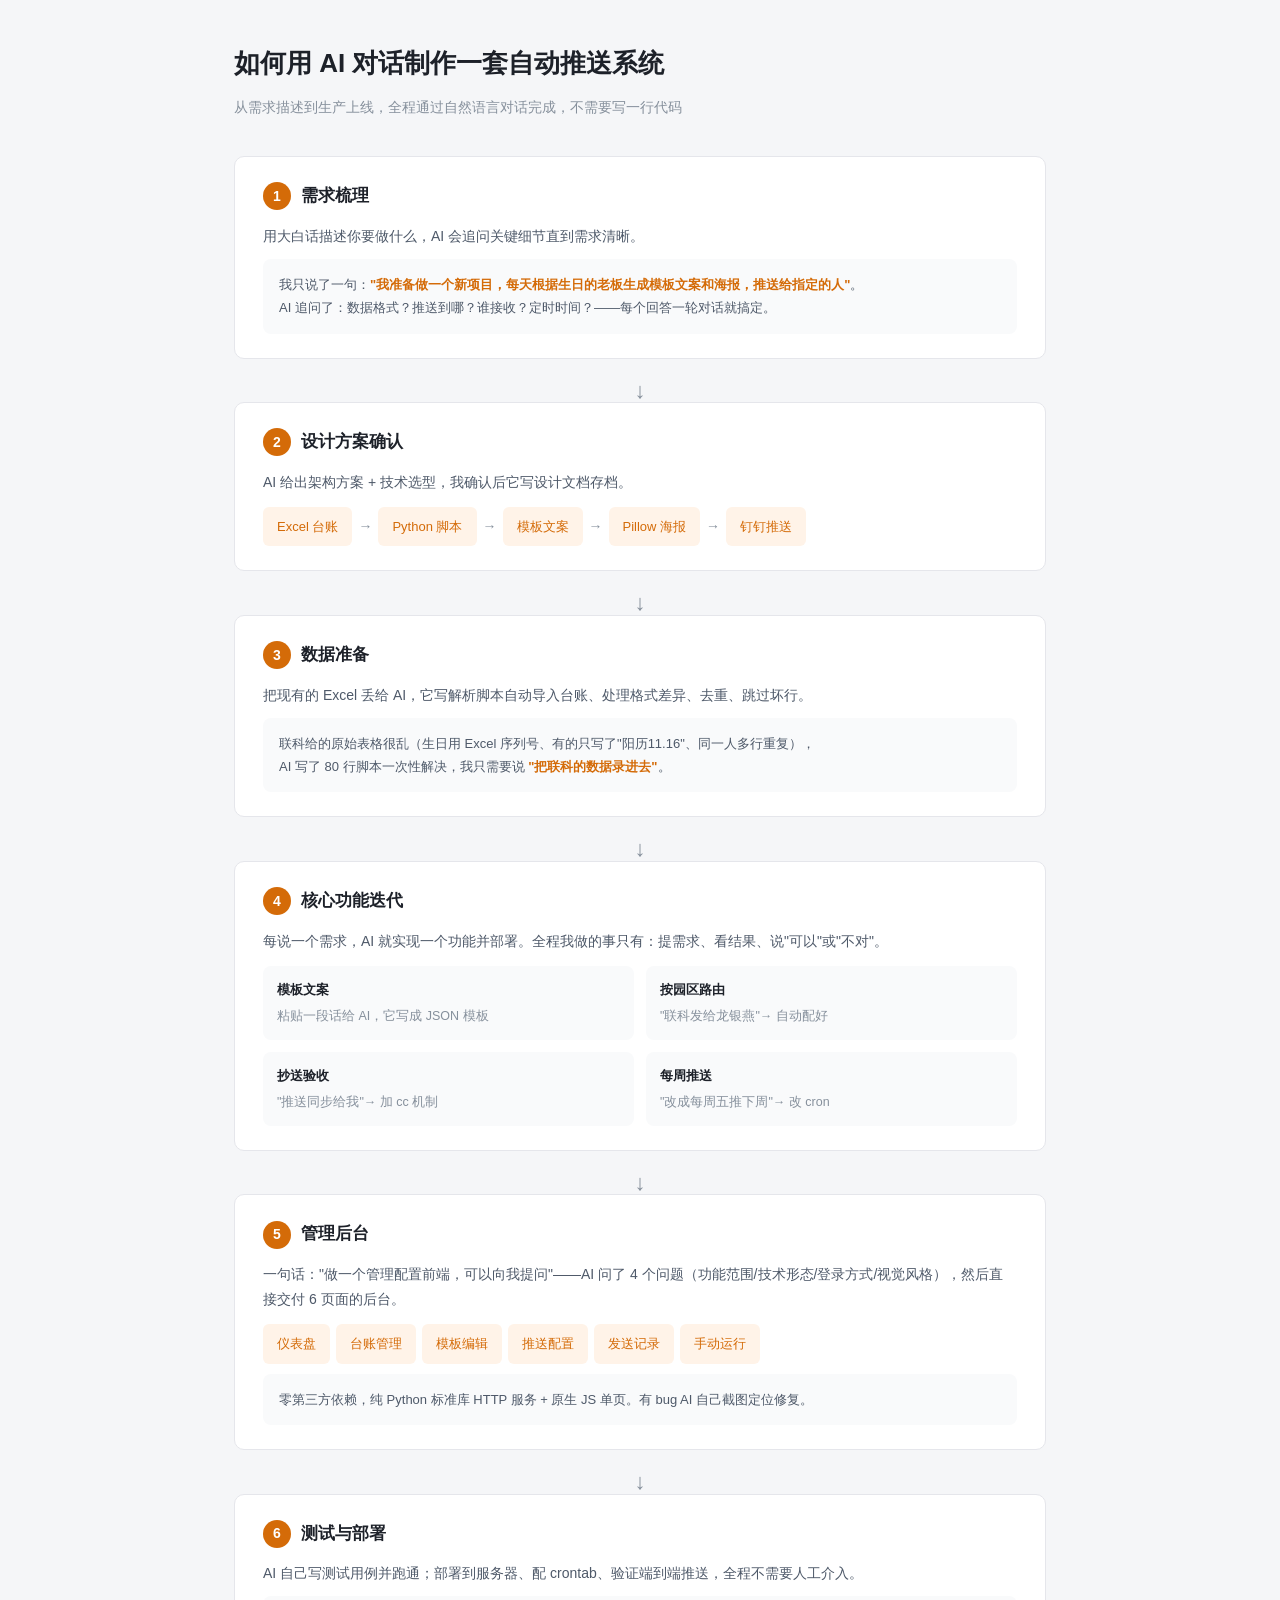
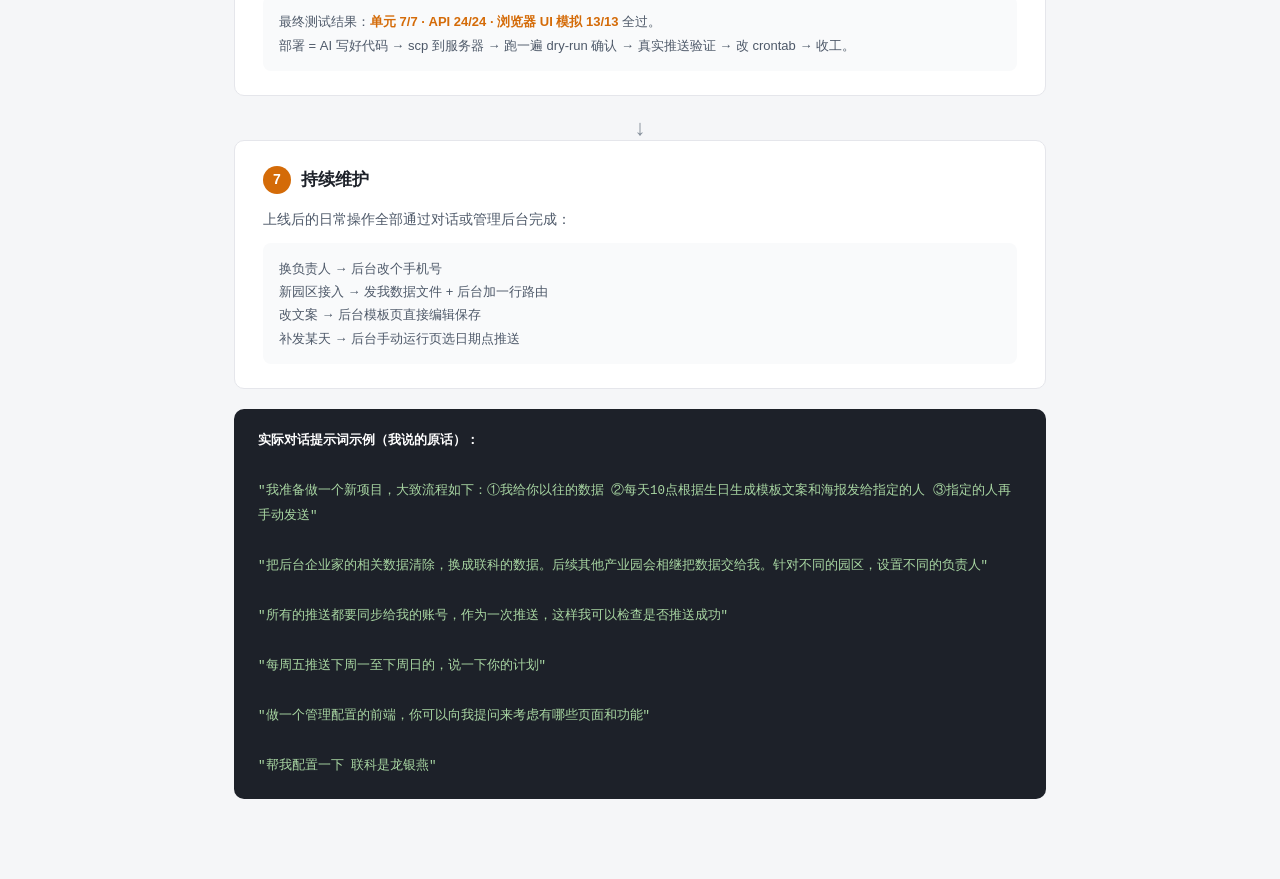
<file: 流程思路.html>
<!DOCTYPE html>
<html lang="zh-CN">
<head>
<meta charset="UTF-8">
<meta name="viewport" content="width=device-width, initial-scale=1.0">
<title>boss-greeting 制作思路流程</title>
<style>
:root {
  --bg: #f5f6f8; --panel: #fff; --border: #e5e6eb;
  --text: #1d2129; --text2: #4e5969; --text3: #86909c;
  --accent: #d46b08; --accent-light: #fff3e8;
}
* { margin: 0; padding: 0; box-sizing: border-box; }
body { font: 14px/1.8 -apple-system, "Segoe UI", "Microsoft YaHei", sans-serif; background: var(--bg); color: var(--text); }
.wrap { max-width: 860px; margin: 0 auto; padding: 40px 24px 80px; }
h1 { font-size: 26px; margin-bottom: 8px; }
.sub { color: var(--text3); margin-bottom: 36px; }
.step { background: var(--panel); border: 1px solid var(--border); border-radius: 10px; padding: 24px 28px; margin-bottom: 20px; }
.step-num { display: inline-grid; place-items: center; width: 28px; height: 28px; border-radius: 50%; background: var(--accent); color: #fff; font-weight: 600; font-size: 14px; margin-right: 10px; vertical-align: middle; }
.step-title { font-size: 17px; font-weight: 600; vertical-align: middle; }
.step-desc { color: var(--text2); margin-top: 12px; }
.step-detail { margin-top: 10px; padding: 14px 16px; background: #f9fafb; border-radius: 8px; font-size: 13px; color: var(--text2); }
.step-detail b { color: var(--accent); }
.tag { display: inline-block; padding: 2px 10px; border-radius: 4px; font-size: 12px; margin: 2px 4px 2px 0; background: var(--accent-light); color: var(--accent); border: 1px solid #f0d0b0; }
.arrow { text-align: center; font-size: 22px; color: var(--text3); margin: -8px 0; }
.flow { display: flex; flex-wrap: wrap; gap: 6px; margin-top: 12px; }
.flow-item { padding: 8px 14px; background: var(--accent-light); border-radius: 6px; font-size: 13px; color: var(--accent); font-weight: 500; }
.flow-arrow { align-self: center; color: var(--text3); }
.grid { display: grid; grid-template-columns: 1fr 1fr; gap: 12px; margin-top: 12px; }
.grid .cell { background: #f9fafb; border-radius: 8px; padding: 12px 14px; }
.cell-t { font-weight: 600; font-size: 13px; margin-bottom: 4px; }
.cell-d { font-size: 12.5px; color: var(--text3); }
.prompts { margin-top: 20px; background: #1d2129; border-radius: 10px; padding: 20px 24px; color: #a9d7a3; font-size: 12.5px; line-height: 2; font-family: Consolas, monospace; }
.prompts b { color: #fff; }
</style>
</head>
<body>
<div class="wrap">

<h1>如何用 AI 对话制作一套自动推送系统</h1>
<p class="sub">从需求描述到生产上线，全程通过自然语言对话完成，不需要写一行代码</p>

<!-- 流程总览 -->
<div class="step">
  <div class="step-num">1</div><span class="step-title">需求梳理</span>
  <div class="step-desc">用大白话描述你要做什么，AI 会追问关键细节直到需求清晰。</div>
  <div class="step-detail">
    我只说了一句：<b>"我准备做一个新项目，每天根据生日的老板生成模板文案和海报，推送给指定的人"</b>。<br>
    AI 追问了：数据格式？推送到哪？谁接收？定时时间？——每个回答一轮对话就搞定。
  </div>
</div>

<div class="arrow">↓</div>

<div class="step">
  <div class="step-num">2</div><span class="step-title">设计方案确认</span>
  <div class="step-desc">AI 给出架构方案 + 技术选型，我确认后它写设计文档存档。</div>
  <div class="flow">
    <span class="flow-item">Excel 台账</span><span class="flow-arrow">→</span>
    <span class="flow-item">Python 脚本</span><span class="flow-arrow">→</span>
    <span class="flow-item">模板文案</span><span class="flow-arrow">→</span>
    <span class="flow-item">Pillow 海报</span><span class="flow-arrow">→</span>
    <span class="flow-item">钉钉推送</span>
  </div>
</div>

<div class="arrow">↓</div>

<div class="step">
  <div class="step-num">3</div><span class="step-title">数据准备</span>
  <div class="step-desc">把现有的 Excel 丢给 AI，它写解析脚本自动导入台账、处理格式差异、去重、跳过坏行。</div>
  <div class="step-detail">
    联科给的原始表格很乱（生日用 Excel 序列号、有的只写了"阳历11.16"、同一人多行重复），<br>
    AI 写了 80 行脚本一次性解决，我只需要说 <b>"把联科的数据录进去"</b>。
  </div>
</div>

<div class="arrow">↓</div>

<div class="step">
  <div class="step-num">4</div><span class="step-title">核心功能迭代</span>
  <div class="step-desc">每说一个需求，AI 就实现一个功能并部署。全程我做的事只有：提需求、看结果、说"可以"或"不对"。</div>
  <div class="grid">
    <div class="cell"><div class="cell-t">模板文案</div><div class="cell-d">粘贴一段话给 AI，它写成 JSON 模板</div></div>
    <div class="cell"><div class="cell-t">按园区路由</div><div class="cell-d">"联科发给龙银燕"→ 自动配好</div></div>
    <div class="cell"><div class="cell-t">抄送验收</div><div class="cell-d">"推送同步给我"→ 加 cc 机制</div></div>
    <div class="cell"><div class="cell-t">每周推送</div><div class="cell-d">"改成每周五推下周"→ 改 cron</div></div>
  </div>
</div>

<div class="arrow">↓</div>

<div class="step">
  <div class="step-num">5</div><span class="step-title">管理后台</span>
  <div class="step-desc">一句话："做一个管理配置前端，可以向我提问"——AI 问了 4 个问题（功能范围/技术形态/登录方式/视觉风格），然后直接交付 6 页面的后台。</div>
  <div class="flow">
    <span class="flow-item">仪表盘</span><span class="flow-item">台账管理</span><span class="flow-item">模板编辑</span><span class="flow-item">推送配置</span><span class="flow-item">发送记录</span><span class="flow-item">手动运行</span>
  </div>
  <div class="step-detail">零第三方依赖，纯 Python 标准库 HTTP 服务 + 原生 JS 单页。有 bug AI 自己截图定位修复。</div>
</div>

<div class="arrow">↓</div>

<div class="step">
  <div class="step-num">6</div><span class="step-title">测试与部署</span>
  <div class="step-desc">AI 自己写测试用例并跑通；部署到服务器、配 crontab、验证端到端推送，全程不需要人工介入。</div>
  <div class="step-detail">
    最终测试结果：<b>单元 7/7 · API 24/24 · 浏览器 UI 模拟 13/13</b> 全过。<br>
    部署 = AI 写好代码 → scp 到服务器 → 跑一遍 dry-run 确认 → 真实推送验证 → 改 crontab → 收工。
  </div>
</div>

<div class="arrow">↓</div>

<div class="step">
  <div class="step-num">7</div><span class="step-title">持续维护</span>
  <div class="step-desc">上线后的日常操作全部通过对话或管理后台完成：</div>
  <div class="step-detail">
    换负责人 → 后台改个手机号<br>
    新园区接入 → 发我数据文件 + 后台加一行路由<br>
    改文案 → 后台模板页直接编辑保存<br>
    补发某天 → 后台手动运行页选日期点推送
  </div>
</div>

<!-- AI 提示词参考 -->
<div class="prompts">
  <b>实际对话提示词示例（我说的原话）：</b><br><br>
  "我准备做一个新项目，大致流程如下：①我给你以往的数据 ②每天10点根据生日生成模板文案和海报发给指定的人 ③指定的人再手动发送"<br><br>
  "把后台企业家的相关数据清除，换成联科的数据。后续其他产业园会相继把数据交给我。针对不同的园区，设置不同的负责人"<br><br>
  "所有的推送都要同步给我的账号，作为一次推送，这样我可以检查是否推送成功"<br><br>
  "每周五推送下周一至下周日的，说一下你的计划"<br><br>
  "做一个管理配置的前端，你可以向我提问来考虑有哪些页面和功能"<br><br>
  "帮我配置一下 联科是龙银燕"
</div>

</div>
</body>
</html>
</file>
